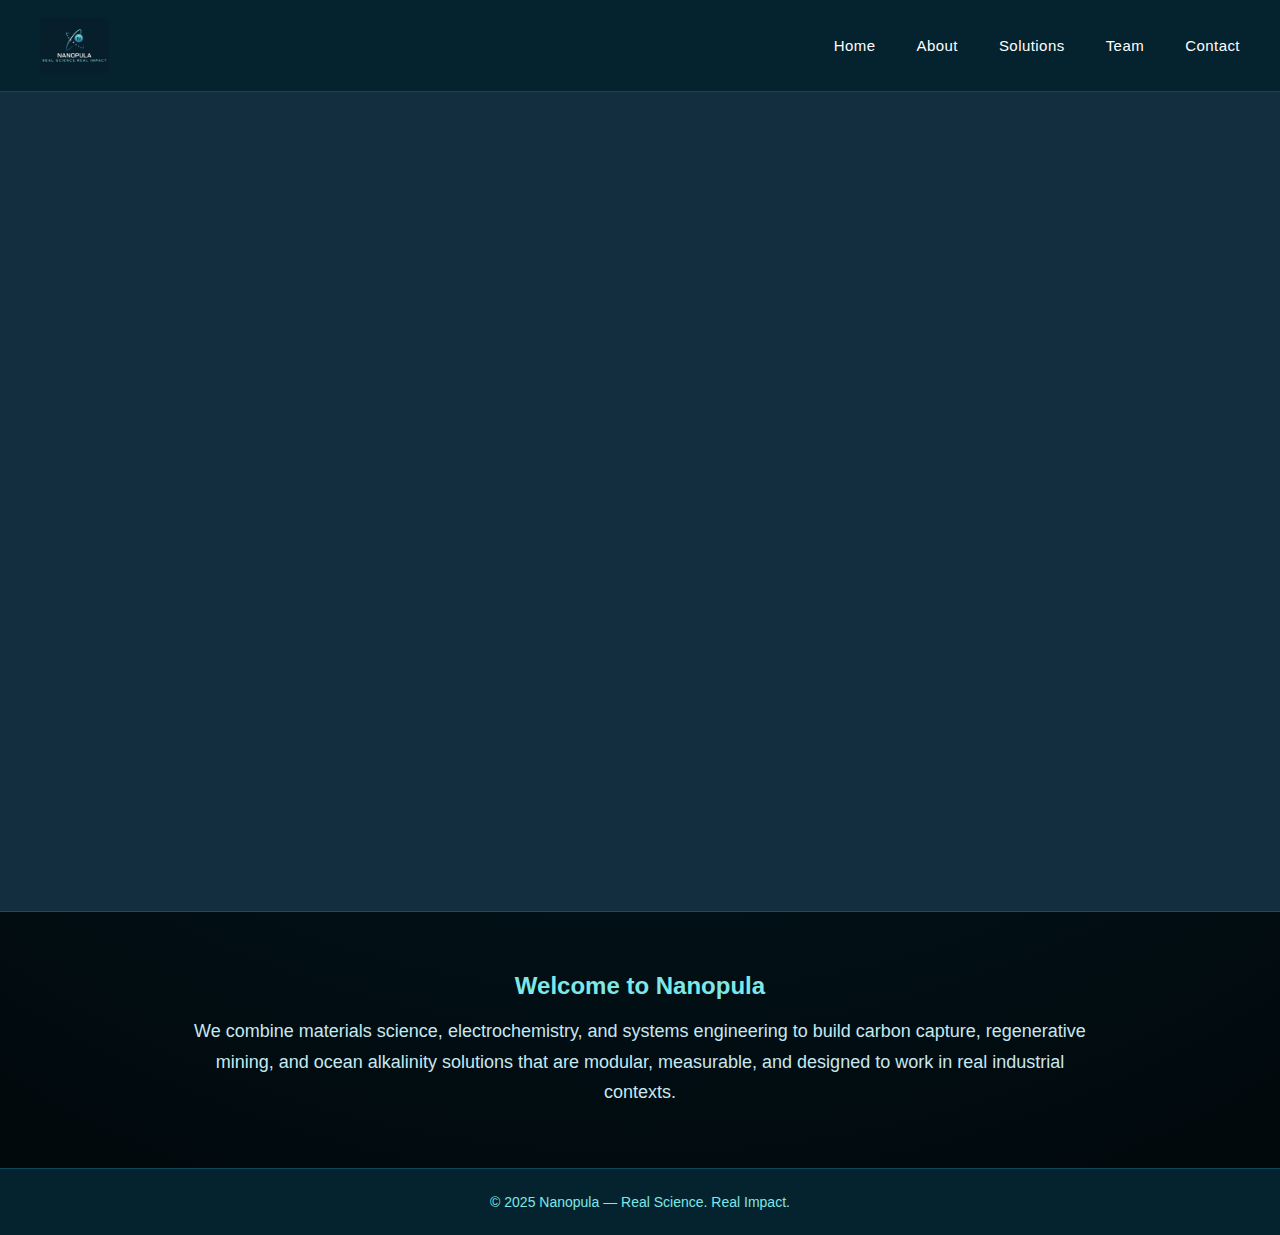
<file: index.html>
<!DOCTYPE html>
<html lang="en">
<head>
  <meta charset="UTF-8" />
  <meta name="viewport" content="width=device-width, initial-scale=1.0" />
  <title>Nanopula – Real Science. Real Impact.</title>

  <!-- Optional external stylesheet if you use it elsewhere -->
  <link rel="stylesheet" href="style.css" />

  <style>
    /* Global */
    body {
      margin: 0;
      font-family: Arial, sans-serif;
      background: radial-gradient(circle at top, #0b3a4f 0, #02141c 50%, #01070a 100%);
      color: #e7faff;
    }

    /* Header */
    header {
      display: flex;
      justify-content: space-between;
      align-items: center;
      padding: 18px 40px;
      background-color: #05232f;
      border-bottom: 1px solid #0a4a5a;
      position: sticky;
      top: 0;
      z-index: 10;
    }

    header img {
      height: 55px;
    }

    nav a {
      margin-left: 25px;
      text-decoration: none;
      color: #7ee7e7;
      font-weight: bold;
      font-size: 14px;
      letter-spacing: 0.03em;
    }

    nav a:hover {
      color: #b9ffff;
    }

    /* Hero */
    .hero {
      min-height: calc(100vh - 80px);
      padding: 80px 40px 60px;
      display: flex;
      align-items: center;
      justify-content: center;
    }

    .hero-inner {
      max-width: 1200px;
      width: 100%;
      display: grid;
      grid-template-columns: 1.3fr 1fr;
      gap: 60px;
      align-items: center;
    }

    /* Left side (text) */
    .hero-left {
      max-width: 650px;
    }

    .hero-badge {
      display: inline-flex;
      align-items: center;
      gap: 8px;
      padding: 6px 14px;
      border-radius: 999px;
      border: 1px solid rgba(126, 231, 231, 0.3);
      background: rgba(5, 35, 47, 0.8);
      font-size: 12px;
      text-transform: uppercase;
      letter-spacing: 0.12em;
      color: #b9ffff;
      margin-bottom: 16px;
      opacity: 0;
      transform: translateY(10px);
      animation: fadeUp 0.6s ease-out forwards 0.1s;
    }

    .hero-badge-dot {
      width: 8px;
      height: 8px;
      border-radius: 999px;
      background: #7ee7e7;
      box-shadow: 0 0 10px rgba(126, 231, 231, 0.7);
    }

    .hero-title {
      font-size: clamp(3rem, 6vw, 4.8rem);
      margin: 0 0 12px;
      color: #7ee7e7;
      letter-spacing: 0.06em;
      text-transform: uppercase;
      opacity: 0;
      transform: translateY(20px);
      animation: fadeUp 0.7s ease-out forwards 0.2s;
    }

    .hero-subtitle {
      font-size: 20px;
      line-height: 1.7;
      color: #c7e8f0;
      margin: 0 0 28px;
      opacity: 0;
      transform: translateY(20px);
      animation: fadeUp 0.7s ease-out forwards 0.35s;
    }

    .hero-highlight {
      color: #b9ffff;
      font-weight: bold;
    }

    .hero-meta {
      font-size: 14px;
      text-transform: uppercase;
      letter-spacing: 0.16em;
      color: #7ee7e7;
      margin-bottom: 28px;
      opacity: 0;
      transform: translateY(20px);
      animation: fadeUp 0.7s ease-out forwards 0.45s;
    }

    .hero-actions {
      display: flex;
      flex-wrap: wrap;
      gap: 16px;
      opacity: 0;
      transform: translateY(20px);
      animation: fadeUp 0.7s ease-out forwards 0.55s;
    }

    .btn-primary,
    .btn-outline {
      border-radius: 999px;
      padding: 12px 26px;
      font-size: 14px;
      font-weight: bold;
      text-decoration: none;
      cursor: pointer;
      border: 1px solid transparent;
      transition: background 0.2s ease, color 0.2s ease, border-color 0.2s ease,
        transform 0.15s ease, box-shadow 0.15s ease;
    }

    .btn-primary {
      background: #7ee7e7;
      color: #032128;
      box-shadow: 0 10px 25px rgba(126, 231, 231, 0.25);
    }

    .btn-primary:hover {
      background: #b9ffff;
      transform: translateY(-1px);
      box-shadow: 0 14px 32px rgba(126, 231, 231, 0.3);
    }

    .btn-outline {
      background: transparent;
      color: #b9ffff;
      border-color: #3a7d8c;
    }

    .btn-outline:hover {
      background: rgba(4, 43, 53, 0.9);
      border-color: #7ee7e7;
      transform: translateY(-1px);
    }

    /* Right side (visual) */
    .hero-right {
      position: relative;
      min-height: 260px;
      display: flex;
      align-items: center;
      justify-content: center;
      opacity: 0;
      transform: translateY(20px);
      animation: fadeUp 0.7s ease-out forwards 0.65s;
    }

    .hero-orbit-wrapper {
      position: relative;
      display: flex;
      flex-direction: column;
      align-items: center;
    }

    .hero-orbit {
      width: 260px;
      height: 260px;
      border-radius: 50%;
      border: 1px solid rgba(126, 231, 231, 0.5);
      position: relative;
      box-shadow: 0 0 40px rgba(4, 130, 163, 0.5);
      backdrop-filter: blur(6px);
      background: radial-gradient(circle at 30% 20%, rgba(126, 231, 231, 0.25), transparent 65%);
      display: flex;
      align-items: center;
      justify-content: center;
      animation: slowSpin 18s linear infinite;
    }

    .hero-orbit-core {
      width: 110px;
      height: 110px;
      border-radius: 50%;
      background: radial-gradient(circle, #7ee7e7 0, #0a4a5a 40%, #05232f 75%);
      box-shadow: 0 0 35px rgba(126, 231, 231, 0.8);
    }

    .hero-orbit-node {
      position: absolute;
      width: 16px;
      height: 16px;
      border-radius: 999px;
      background: #7ee7e7;
      box-shadow: 0 0 16px rgba(126, 231, 231, 0.9);
    }

    /* Nodes around the orbit */
    .hero-orbit-node:nth-child(2) { top: 10%; left: 50%; transform: translateX(-50%); }
    .hero-orbit-node:nth-child(3) { right: 10%; top: 50%; transform: translateY(-50%); }
    .hero-orbit-node:nth-child(4) { bottom: 10%; left: 30%; }
    .hero-orbit-node:nth-child(5) { top: 55%; left: 8%; }

    .hero-orbit-label {
      margin-top: 18px;
      width: 260px;
      text-align: center;
      font-size: 13px;
      color: #c7e8f0;
      opacity: 0.9;
    }

    /* Secondary section */
    .section {
      padding: 40px 40px 60px;
    }

    .section-inner {
      max-width: 900px;
      margin: 0 auto;
      text-align: center;
    }

    .section h2 {
      color: #7ee7e7;
      margin-bottom: 16px;
    }

    .section p {
      color: #c7e8f0;
      font-size: 18px;
      line-height: 1.7;
      margin: 0;
    }

    /* Animations */
    @keyframes fadeUp {
      to {
        opacity: 1;
        transform: translateY(0);
      }
    }

    @keyframes slowSpin {
      from {
        transform: rotate(0deg);
      }
      to {
        transform: rotate(360deg);
      }
    }

    /* Responsive */
    @media (max-width: 900px) {
      header {
        padding: 14px 20px;
        flex-direction: column;
        align-items: flex-start;
        gap: 8px;
      }

      nav a {
        margin-left: 0;
        margin-right: 18px;
      }

      .hero {
        padding: 60px 20px 40px;
        min-height: auto;
      }

      .hero-inner {
        grid-template-columns: 1fr;
        gap: 40px;
      }

      .hero-right {
        order: -1;
      }

      .section {
        padding: 30px 20px 50px;
      }
    }

    /* Footer */
    footer {
      text-align: center;
      padding: 25px;
      background-color: #05232f;
      color: #7ee7e7;
      border-top: 1px solid #0a4a5a;
      font-size: 14px;
    }
  </style>
</head>
<body>

<header>
  <img src="FullLogo.jpg" alt="Nanopula Logo" />
  <nav>
    <a href="index.html">Home</a>
    <a href="about.html">About</a>
    <a href="solutions.html">Solutions</a>
    <a href="team.html">Team</a>
    <a href="contact.html">Contact</a>
  </nav>
</header>

<section class="hero">
  <div class="hero-inner">
    <!-- Left: text -->
    <div class="hero-left">
      <div class="hero-badge">
        <span class="hero-badge-dot"></span>
        Carbon Capture · Mining · Oceans
      </div>
      <h1 class="hero-title">Nanopula</h1>
      <p class="hero-subtitle">
        <span class="hero-highlight">Real Science. Real Impact.</span>
        We design advanced bio-nanomaterials that help industrial emitters,
        mining operations, and coastal systems capture CO₂, recover value, and
        regenerate the environments they rely on.
      </p>
      <div class="hero-meta">
        Built in Africa · Engineered for global decarbonisation
      </div>

      <div class="hero-actions">
        <a href="solutions.html" class="btn-primary">Explore Solutions</a>
        <a href="contact.html" class="btn-outline">Talk to Us</a>
      </div>
    </div>

    <!-- Right: animated visual (disc spins, text stays still) -->
    <div class="hero-right">
      <div class="hero-orbit-wrapper">
        <div class="hero-orbit">
          <div class="hero-orbit-core"></div>
          <div class="hero-orbit-node"></div>
          <div class="hero-orbit-node"></div>
          <div class="hero-orbit-node"></div>
          <div class="hero-orbit-node"></div>
        </div>
        <div class="hero-orbit-label">
          Nanocellulose aerogels at work – capturing CO₂ and critical minerals.
        </div>
      </div>
    </div>

  </div>
</section>

<section class="section">
  <div class="section-inner">
    <h2>Welcome to Nanopula</h2>
    <p>
      We combine materials science, electrochemistry, and systems engineering to build
      carbon capture, regenerative mining, and ocean alkalinity solutions that are modular,
      measurable, and designed to work in real industrial contexts.
    </p>
  </div>
</section>

<footer>
  © 2025 Nanopula — Real Science. Real Impact.
</footer>

</body>
</html>
</file>
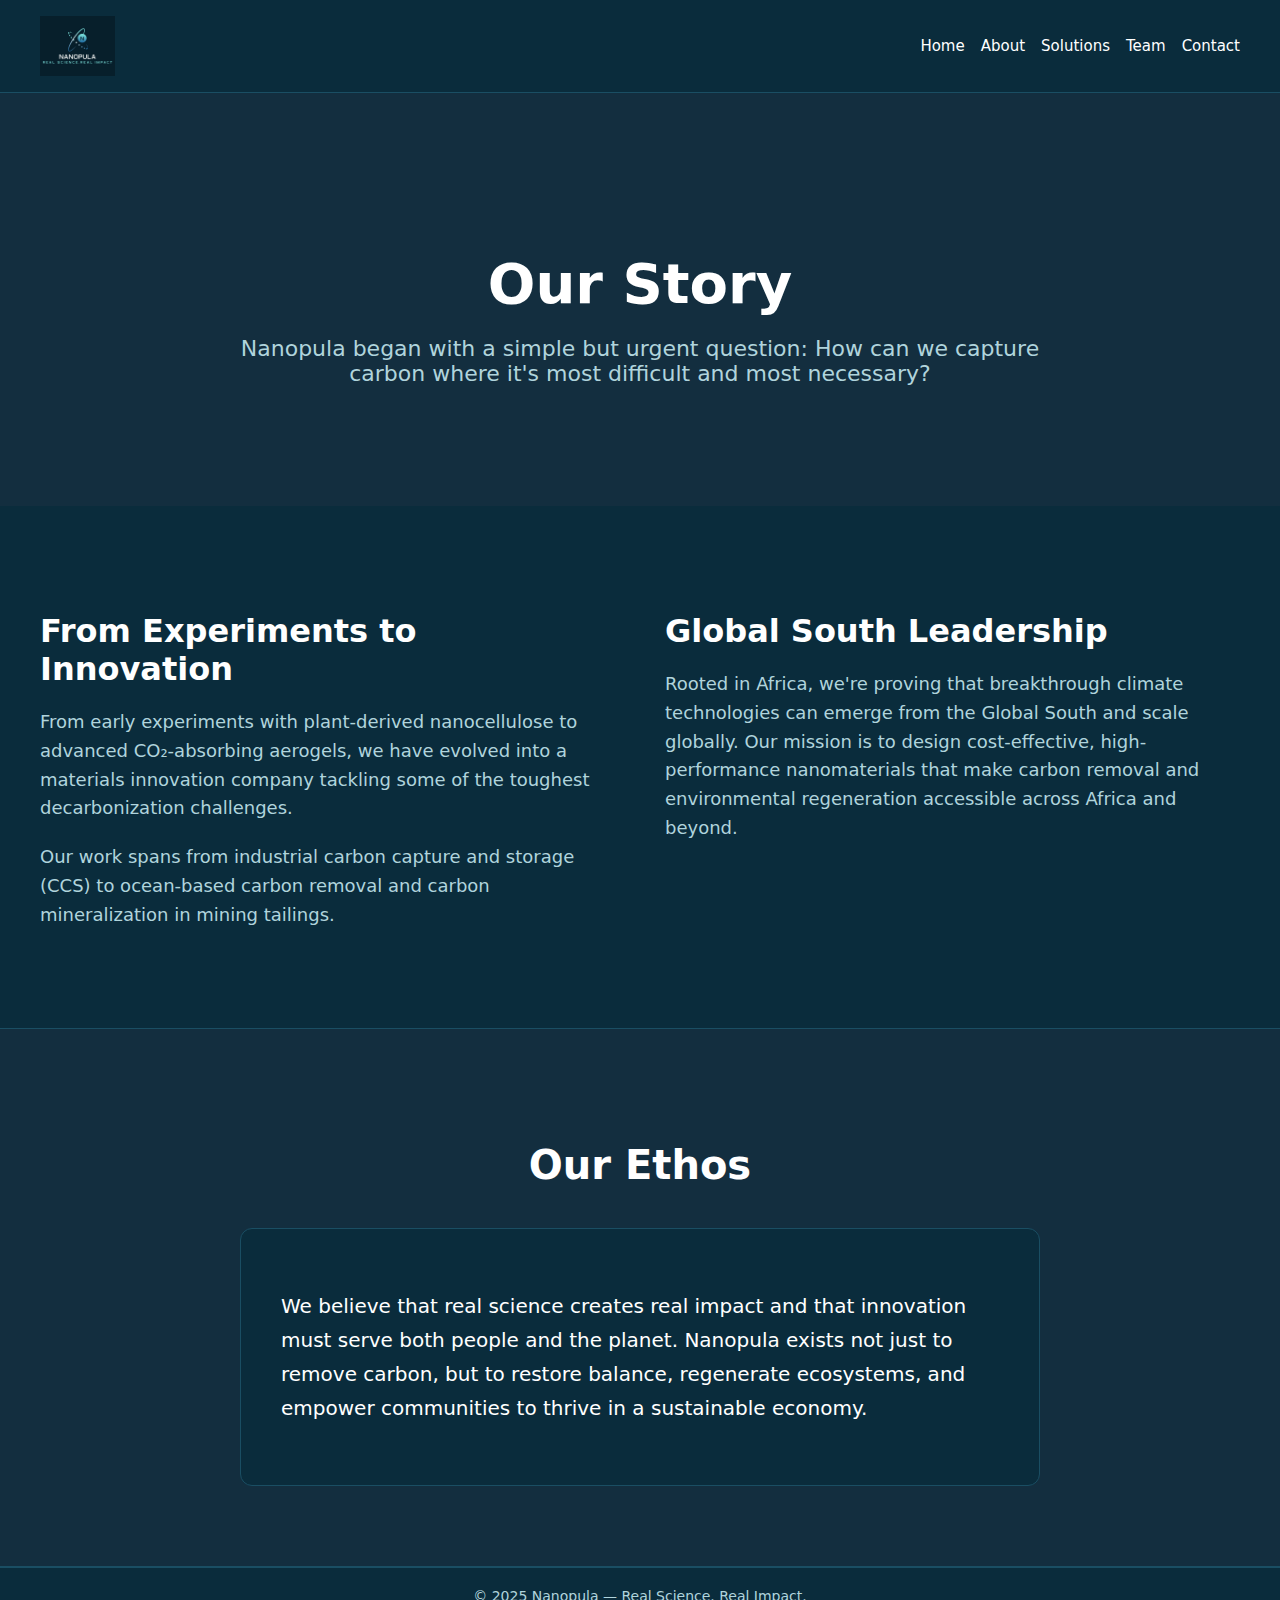
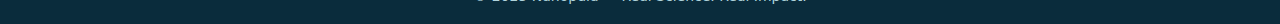
<file: about.html>
<!DOCTYPE html>
<html lang="en">
<head>
<meta charset="UTF-8" />
<meta name="viewport" content="width=device-width, initial-scale=1.0" />
<title>Nanopula – Our Story</title>
<link rel="stylesheet" href="style.css" />

<style>
  .two-col {
    display: grid;
    grid-template-columns: 1fr 1fr;
    gap: 50px;
  }
  @media(max-width: 900px) {
    .two-col {
      grid-template-columns: 1fr;
    }
  }

  .section-box {
    background:#0A2C3C; 
    border:1px solid #1A4E63;
    border-radius:12px; 
    padding:40px;
    max-width:800px;
    margin:auto;
  }
</style>

</head>
<body>

<header>
  <img src="FullLogo.jpg" alt="Nanopula Logo" />
  <nav>
    <a href="index.html">Home</a>
    <a href="about.html">About</a>
    <a href="solutions.html">Solutions</a>
    <a href="team.html">Team</a>
    <a href="contact.html">Contact</a>
  </nav>
</header>

<!-- Hero Section -->
<section style="padding:120px 20px; background:#132E3F; text-align:center;">
  <h1 style="font-size:56px; color:white; margin-bottom:20px;">Our Story</h1>
  <p style="font-size:22px; color:#B0D4DC; max-width:800px; margin:auto;">
    Nanopula began with a simple but urgent question: How can we capture carbon where it's most difficult and most necessary?
  </p>
</section>

<!-- Story Section -->
<section style="padding:80px 20px; background:#0A2C3C;">
  <div class="two-col" style="max-width:1200px; margin:auto;">
    
    <div>
      <h2 style="font-size:32px; font-weight:bold; color:white; margin-bottom:20px;">
        From Experiments to Innovation
      </h2>
      <p style="color:#B0D4DC; font-size:18px; margin-bottom:20px; line-height:1.6;">
        From early experiments with plant-derived nanocellulose to advanced CO₂-absorbing aerogels,
        we have evolved into a materials innovation company tackling some of the toughest decarbonization challenges.
      </p>
      <p style="color:#B0D4DC; font-size:18px; line-height:1.6;">
        Our work spans from industrial carbon capture and storage (CCS) to ocean-based carbon removal and 
        carbon mineralization in mining tailings.
      </p>
    </div>

    <div>
      <h2 style="font-size:32px; font-weight:bold; color:white; margin-bottom:20px;">
        Global South Leadership
      </h2>
      <p style="color:#B0D4DC; font-size:18px; line-height:1.6;">
        Rooted in Africa, we're proving that breakthrough climate technologies can emerge from the Global South and scale globally.
        Our mission is to design cost-effective, high-performance nanomaterials that make carbon removal and environmental regeneration
        accessible across Africa and beyond.
      </p>
    </div>

  </div>
</section>

<!-- Ethos Section -->
<section style="padding:80px 20px; background:#132E3F; border-top:1px solid #1A4E63; border-bottom:1px solid #1A4E63;">
  <h2 style="font-size:40px; color:white; text-align:center; margin-bottom:40px;">
    Our Ethos
  </h2>

  <div class="section-box">
    <p style="font-size:20px; color:white; line-height:1.7;">
      We believe that real science creates real impact and that innovation must serve both people and the planet.
      Nanopula exists not just to remove carbon, but to restore balance, regenerate ecosystems, and empower communities
      to thrive in a sustainable economy.
    </p>
  </div>
</section>

<footer>
  © 2025 Nanopula — Real Science. Real Impact.
</footer>

</body>
</html>
</file>
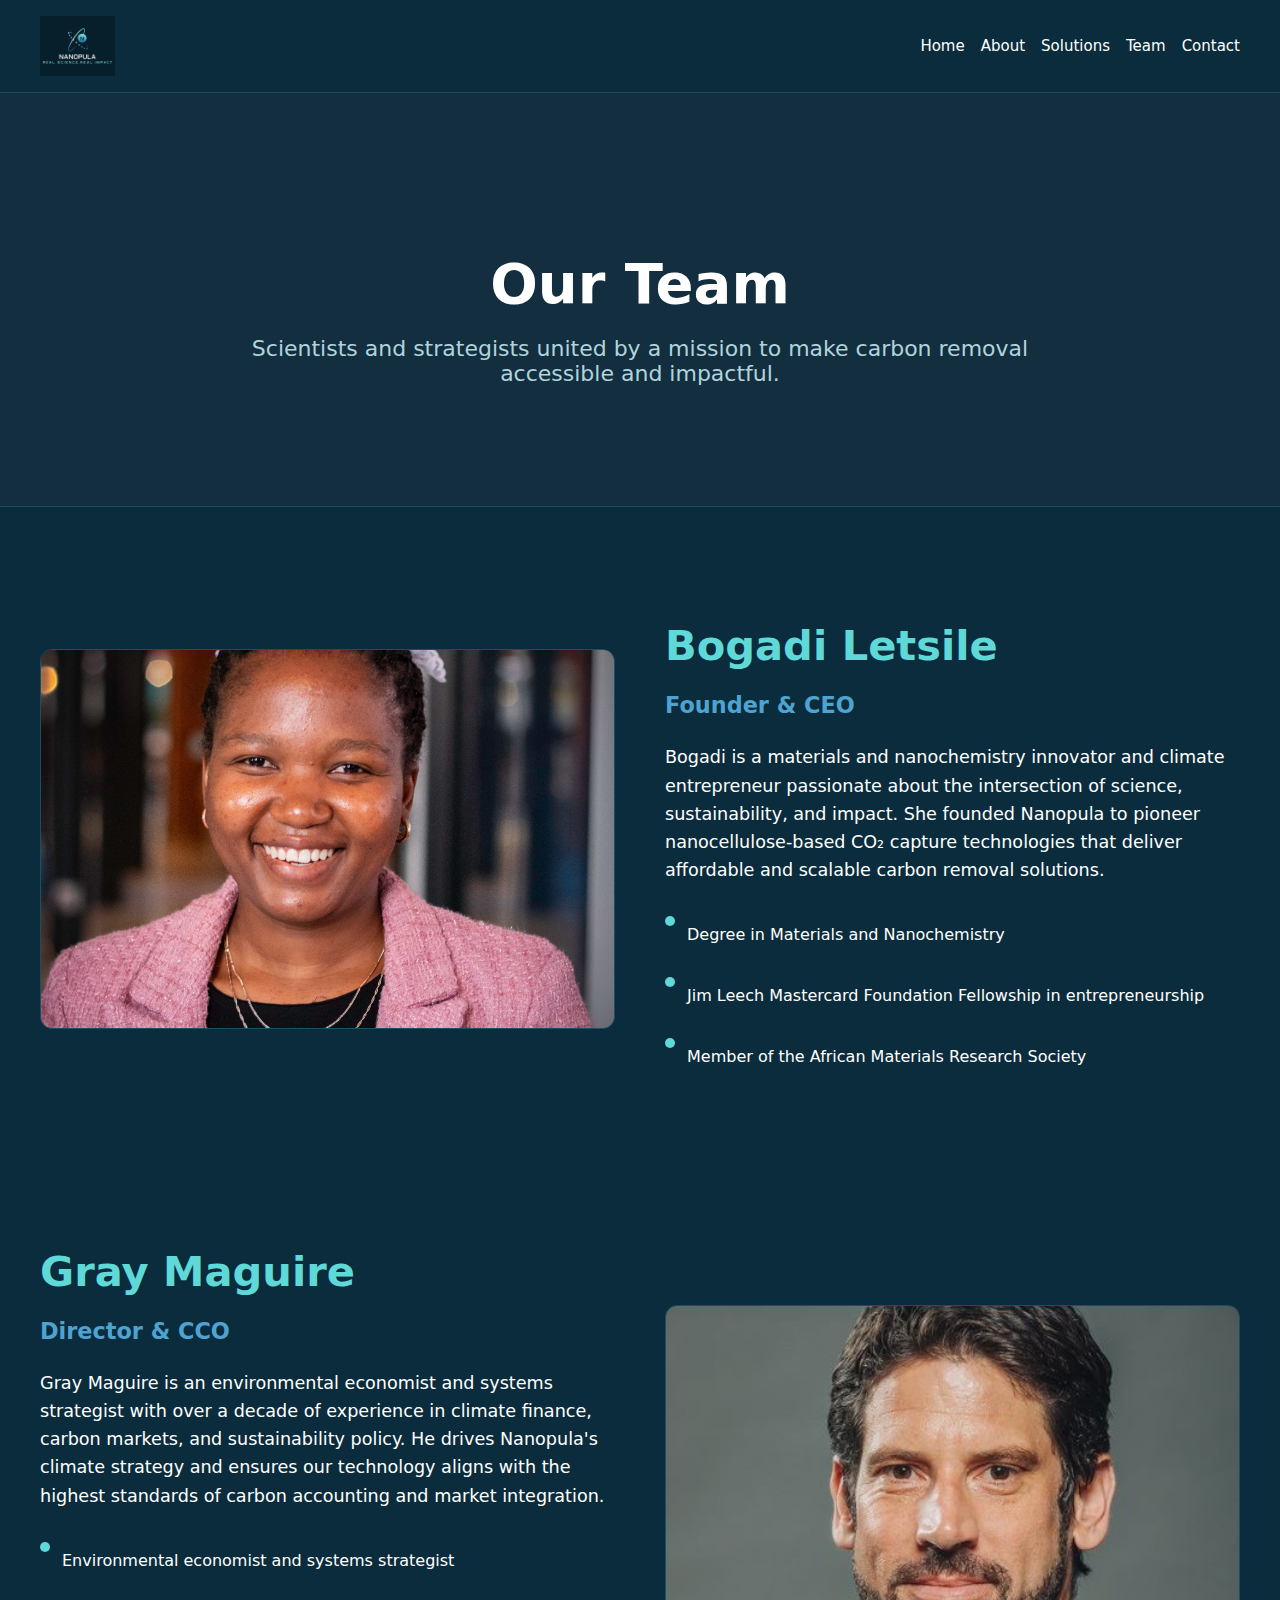
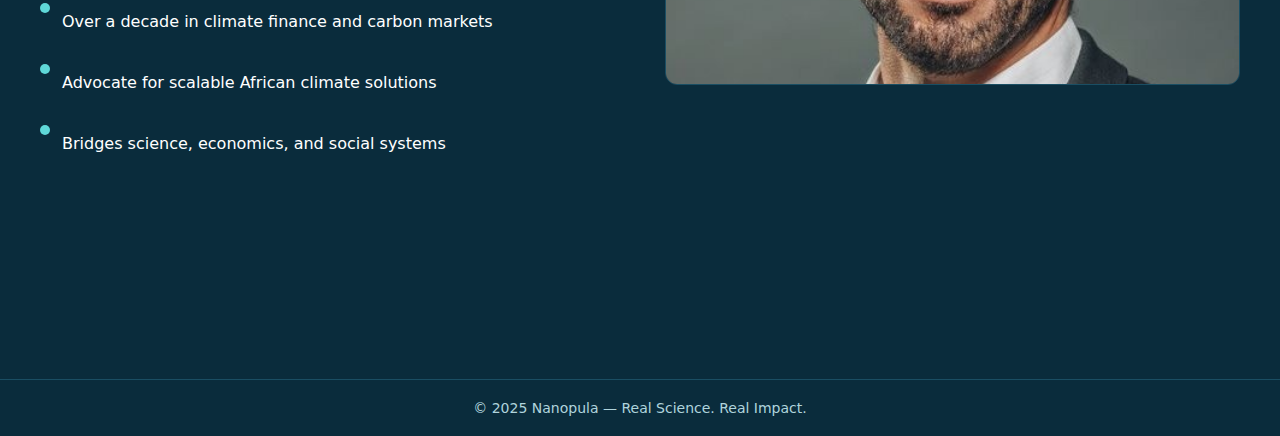
<file: team.html>
<!DOCTYPE html>
<html lang="en">
<head>
<meta charset="UTF-8" />
<meta name="viewport" content="width=device-width, initial-scale=1.0" />
<title>Nanopula – Our Team</title>
<link rel="stylesheet" href="style.css" />

<style>
  /* Extra layout styling for the team page */
  .team-section { padding: 80px 20px; }
  .team-wrapper { max-width: 1200px; margin: auto; }
  .team-block { display: grid; grid-template-columns: 1fr 1fr; gap: 50px; align-items: center; margin-bottom: 120px; }
  .team-block.reverse { direction: rtl; }
  .team-block.reverse .text { direction: ltr; }

  .member-img { background:#132E3F; border-radius: 12px; overflow: hidden; border: 1px solid #1A4E63; height: 380px; }
  .member-img img { width: 100%; height: 100%; object-fit: cover; }

  .member-name { font-size: 2.6rem; color:#5FD8D8; font-weight: bold; margin-bottom: 10px; }
  .member-role { font-size: 1.4rem; color:#4FA3D1; font-weight: bold; margin-bottom: 25px; }
  .member-bio { font-size: 1.1rem; color:white; margin-bottom: 25px; line-height: 1.6; }

  .detail-item { display: flex; gap: 12px; margin-bottom: 10px; }
  .detail-item div { width: 10px; height: 10px; background:#5FD8D8; border-radius: 50%; margin-top: 7px; }
  .detail-item p { color:white; }

  @media (max-width: 900px) {
    .team-block { grid-template-columns: 1fr; }
    .team-block.reverse { direction: ltr; }
  }
</style>
</head>

<body>
<header>
  <img src="FullLogo.jpg" alt="Nanopula Logo" />
  <nav>
    <a href="index.html">Home</a>
    <a href="about.html">About</a>
    <a href="solutions.html">Solutions</a>
    <a href="team.html">Team</a>
    <a href="contact.html">Contact</a>
  </nav>
</header>

<!-- Hero Section -->
<section class="hero" style="background:#132E3F; padding:120px 20px; text-align:center;">
  <h1 style="font-size:56px; color:white; margin-bottom:20px;">Our Team</h1>
  <p style="font-size:22px; color:#B0D4DC; max-width:800px; margin:auto;">
    Scientists and strategists united by a mission to make carbon removal accessible and impactful.
  </p>
</section>

<!-- Team Section -->
<section class="team-section bg">
  <div class="team-wrapper">

    <!-- Member 1 -->
    <div class="team-block">
      <div class="member-img">
        <img src="bogadi.jpg" alt="Bogadi Letsile">
      </div>
      <div class="text">
        <h2 class="member-name">Bogadi Letsile</h2>
        <p class="member-role">Founder & CEO</p>
        <p class="member-bio">
          Bogadi is a materials and nanochemistry innovator and climate entrepreneur passionate about the intersection
          of science, sustainability, and impact. She founded Nanopula to pioneer nanocellulose-based CO₂ capture
          technologies that deliver affordable and scalable carbon removal solutions.
        </p>

        <div class="detail-item">
          <div></div><p>Degree in Materials and Nanochemistry</p>
        </div>
        <div class="detail-item">
          <div></div><p>Jim Leech Mastercard Foundation Fellowship in entrepreneurship</p>
        </div>
        <div class="detail-item">
          <div></div><p>Member of the African Materials Research Society</p>
        </div>
      </div>
    </div>

    <!-- Member 2 -->
    <div class="team-block reverse">
      <div class="member-img">
        <img src="grey.jpg" alt="Gray Maguire">
      </div>
      <div class="text">
        <h2 class="member-name">Gray Maguire</h2>
        <p class="member-role">Director & CCO</p>
        <p class="member-bio">
          Gray Maguire is an environmental economist and systems strategist with over a decade of experience in climate
          finance, carbon markets, and sustainability policy. He drives Nanopula's climate strategy and ensures our
          technology aligns with the highest standards of carbon accounting and market integration.
        </p>

        <div class="detail-item"><div></div><p>Environmental economist and systems strategist</p></div>
        <div class="detail-item"><div></div><p>Over a decade in climate finance and carbon markets</p></div>
        <div class="detail-item"><div></div><p>Advocate for scalable African climate solutions</p></div>
        <div class="detail-item"><div></div><p>Bridges science, economics, and social systems</p></div>
      </div>
    </div>

  </div>
</section>

<footer>
  © 2025 Nanopula — Real Science. Real Impact.
</footer>

</body>
</html>
</file>
<file: style.css>
/* === Global === */

*,
*::before,
*::after {
  box-sizing: border-box;
}

body {
  margin: 0;
  font-family: system-ui, -apple-system, BlinkMacSystemFont, "Segoe UI", sans-serif;
  background: #0A2C3C;
  color: white;
}

/* A centered, max-width wrapper */
.container {
  max-width: 1200px;
  margin: 0 auto;
  padding: 0 20px;
}

/* === Header & Navigation === */

header {
  display: flex;
  align-items: center;
  justify-content: space-between;
  padding: 16px 40px;
  background: #0A2C3C;
  border-bottom: 1px solid #1A4E63;
}

header img {
  height: 60px;
}

header nav {
  display: flex;
  flex-wrap: wrap;
  gap: 16px;
}

header nav a {
  color: white;
  text-decoration: none;
  font-weight: 500;
  font-size: 15px;
  transition: color 0.2s ease;
}

header nav a:hover {
  color: #5FD8D8;
}

/* === Hero Sections === */

.hero {
  padding: 120px 20px;
  background: #132E3F;
  text-align: center;
  border-bottom: 1px solid #1A4E63;
}

.hero h1 {
  font-size: 56px;
  margin-bottom: 20px;
  color: #ffffff;
}

.hero p {
  font-size: 20px;
  max-width: 800px;
  margin: 0 auto;
  color: #B0D4DC;
}

/* === Generic Sections === */

.section {
  padding: 80px 20px;
}

.section-dark {
  background: #0A2C3C;
}

.section-alt {
  background: #132E3F;
  border-top: 1px solid #1A4E63;
  border-bottom: 1px solid #1A4E63;
}

.section-title {
  font-size: 40px;
  text-align: center;
  margin: 0 0 40px;
  color: #ffffff;
}

/* Two-column layout */

.two-col {
  display: grid;
  grid-template-columns: 1fr 1fr;
  gap: 50px;
}

.section-box {
  background: #0A2C3C;
  border: 1px solid #1A4E63;
  border-radius: 12px;
  padding: 40px;
  max-width: 800px;
  margin: 0 auto;
}

/* === Footer === */

footer {
  text-align: center;
  padding: 20px;
  background: #0A2C3C;
  border-top: 1px solid #1A4E63;
  color: #B0D4DC;
  font-size: 14px;
}

/* === Responsive === */

@media (max-width: 900px) {
  header {
    flex-direction: column;
    align-items: flex-start;
    padding: 16px 20px;
    gap: 10px;
  }

  header nav {
    gap: 12px;
  }

  .hero {
    padding: 80px 20px;
  }

  .hero h1 {
    font-size: 40px;
  }

  .two-col {
    grid-template-columns: 1fr;
  }
}
</file>
